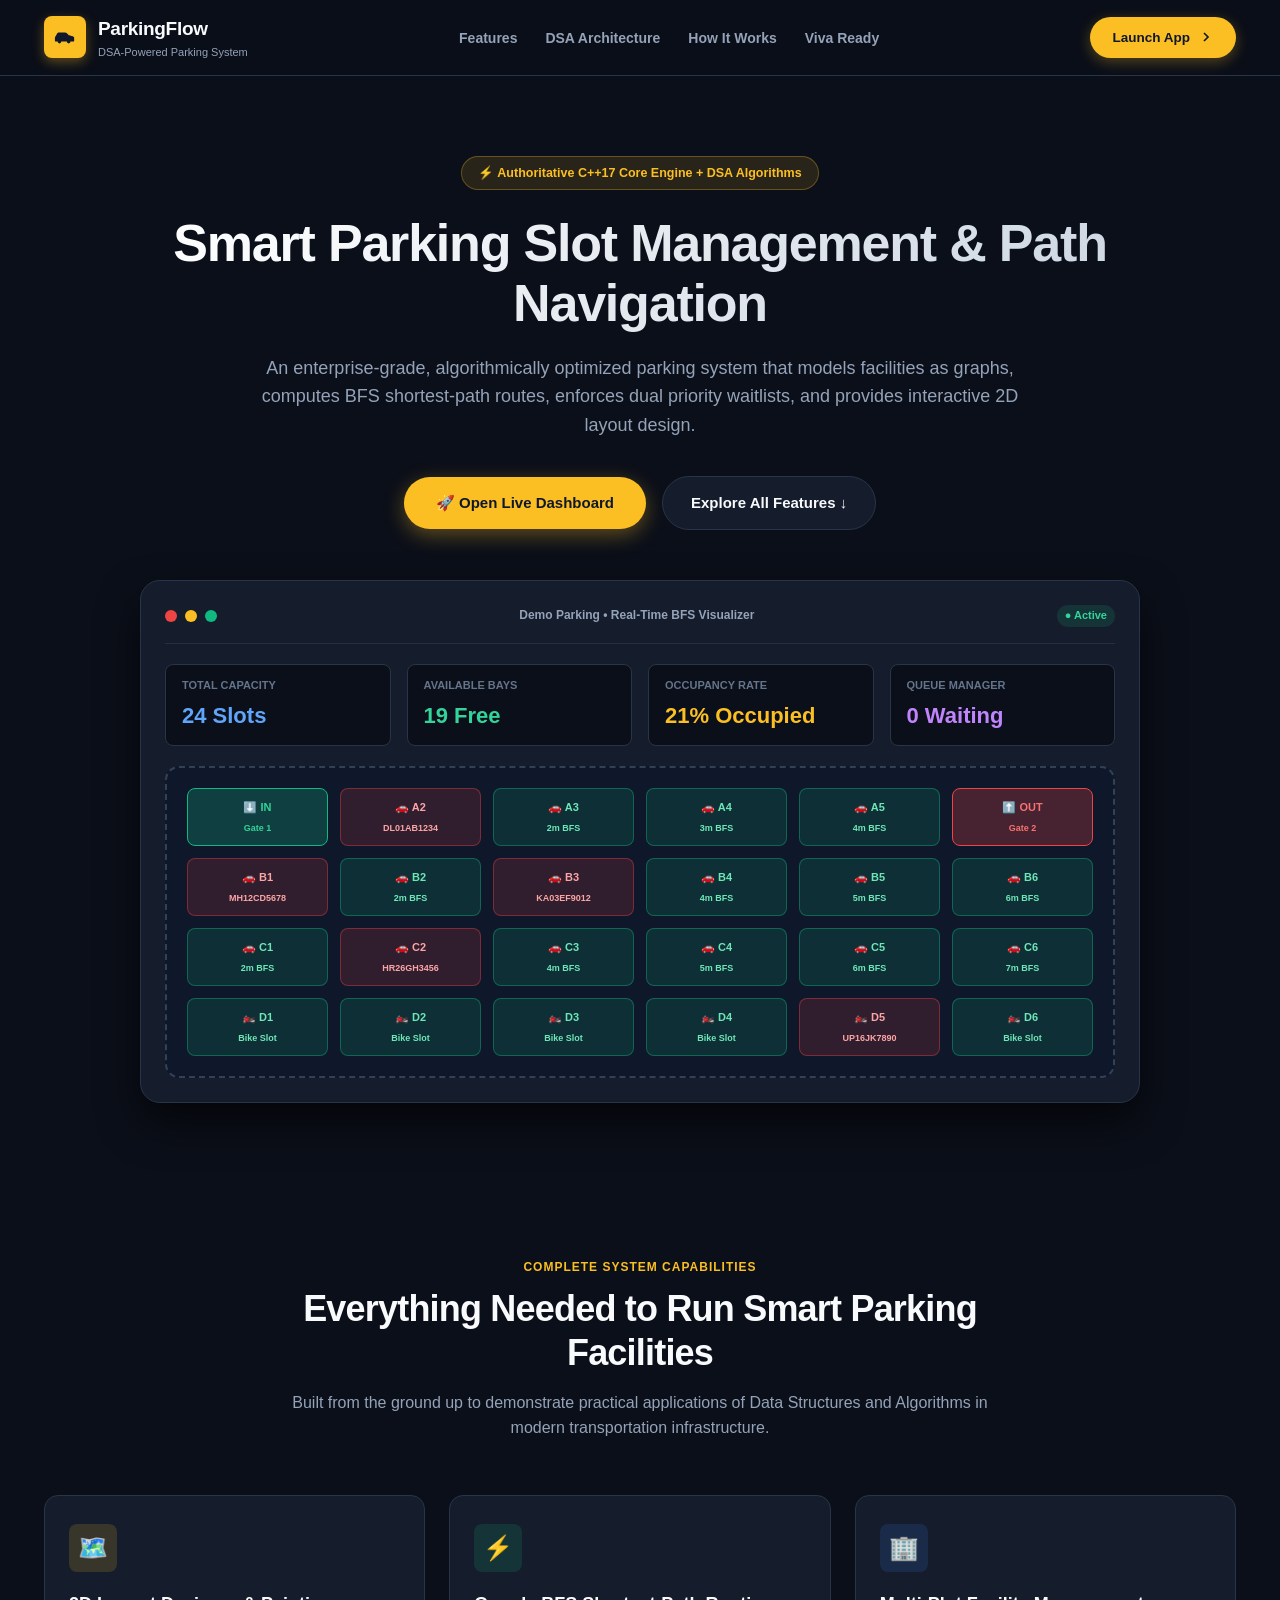
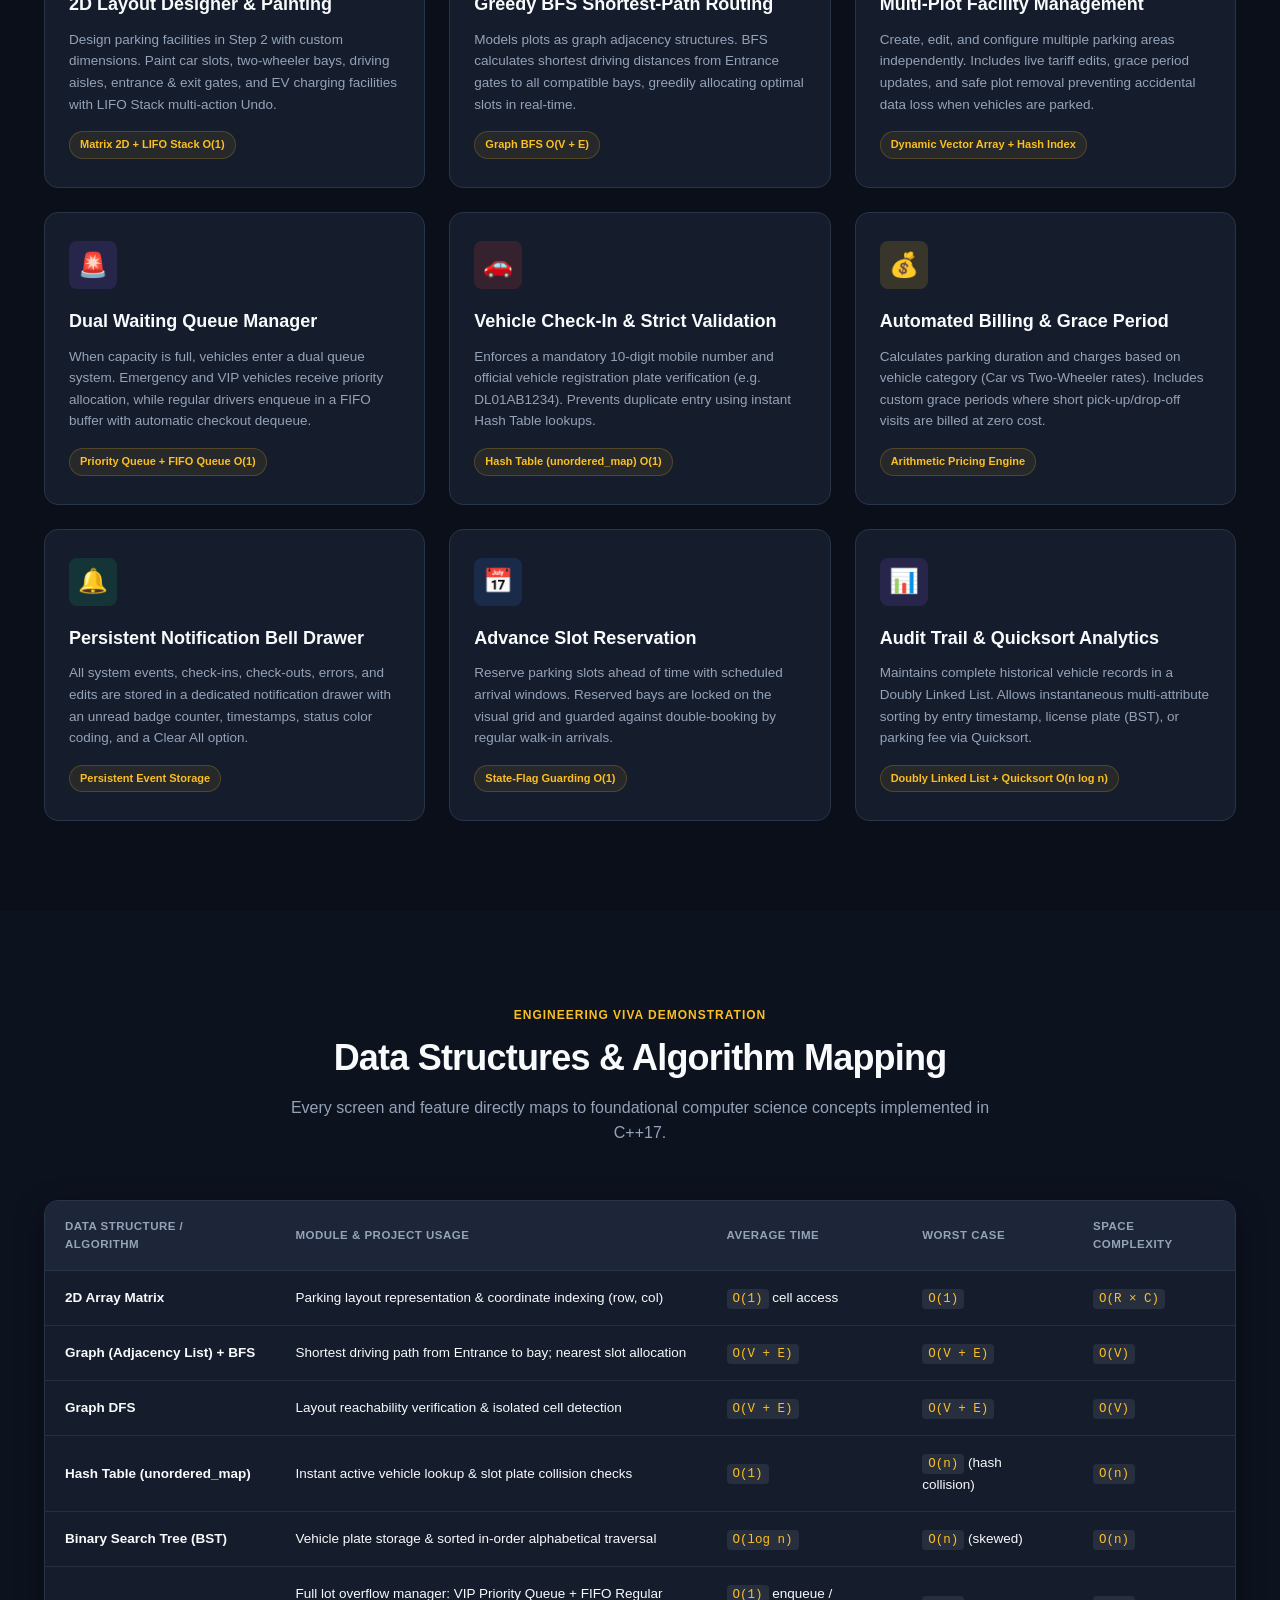
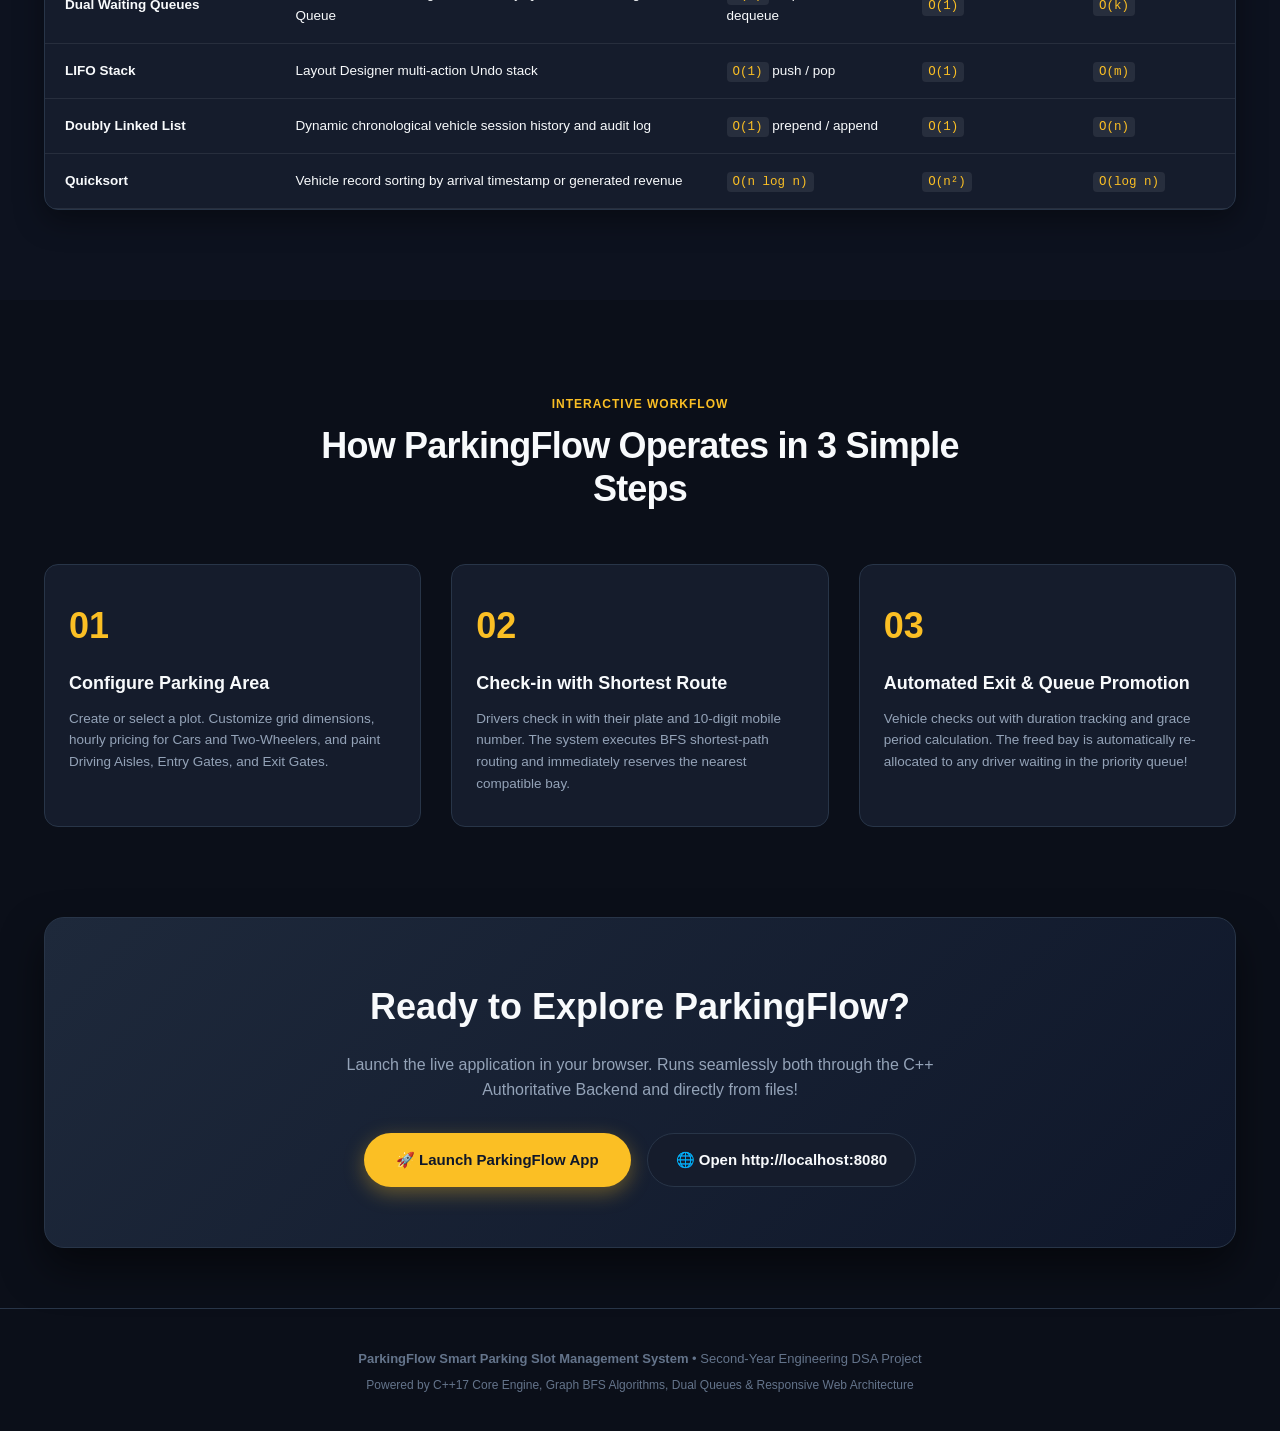
<file: index.html>
<!DOCTYPE html>
<html lang="en">
<head>
  <meta charset="UTF-8">
  <meta name="viewport" content="width=device-width, initial-scale=1.0">
  <title>ParkingFlow — Smart Parking Slot Management System</title>
  <link rel="icon" href="data:image/svg+xml,<svg xmlns='http://www.w3.org/2000/svg' viewBox='0 0 24 24' fill='%23fbbf24'><path d='M19 17h2c.6 0 1-.4 1-1v-3c0-.9-.7-1.7-1.5-1.9C18.7 10.6 16 10 16 10s-1.3-1.4-2.2-2.3c-.5-.4-1.1-.7-1.8-.7H5c-.6 0-1.1.4-1.4.9l-1.5 2.8C1.4 11.2 1 12 1 13v3c0 .6.4 1 1 1h2'/><circle cx='7' cy='17' r='2'/><path d='M9 17h6'/><circle cx='17' cy='17' r='2'/></svg>">
  <style>
    :root {
      --bg-dark: #0b0f19;
      --bg-card: #151c2c;
      --bg-card-hover: #1e293b;
      --border-color: #283548;
      --border-light: rgba(255, 255, 255, 0.08);
      --color-yellow: #fbbf24;
      --color-yellow-hover: #f59e0b;
      --color-blue: #3b82f6;
      --color-emerald: #10b981;
      --color-red: #ef4444;
      --color-purple: #8b5cf6;
      --text-main: #f8fafc;
      --text-secondary: #94a3b8;
      --text-muted: #64748b;
      --radius-sm: 8px;
      --radius-md: 14px;
      --radius-lg: 20px;
    }

    * { box-sizing: border-box; margin: 0; padding: 0; }

    body {
      font-family: -apple-system, BlinkMacSystemFont, "Segoe UI", Roboto, "Helvetica Neue", Arial, sans-serif;
      background-color: var(--bg-dark);
      color: var(--text-main);
      line-height: 1.6;
      overflow-x: hidden;
      -webkit-font-smoothing: antialiased;
    }

    /* Container */
    .container {
      width: 100%;
      max-width: 1240px;
      margin: 0 auto;
      padding: 0 24px;
    }

    /* Navigation */
    .navbar {
      height: 76px;
      display: flex;
      align-items: center;
      justify-content: space-between;
      border-bottom: 1px solid var(--border-color);
      background: rgba(11, 15, 25, 0.85);
      backdrop-filter: blur(12px);
      position: sticky;
      top: 0;
      z-index: 100;
    }

    .brand-wrap {
      display: flex;
      align-items: center;
      gap: 12px;
      text-decoration: none;
      color: var(--text-main);
    }

    .logo-badge {
      width: 42px;
      height: 42px;
      background: var(--color-yellow);
      border-radius: var(--radius-sm);
      display: flex;
      align-items: center;
      justify-content: center;
      color: #0f172a;
      box-shadow: 0 4px 12px rgba(251, 191, 36, 0.35);
    }

    .brand-text h1 {
      font-size: 19px;
      font-weight: 800;
      letter-spacing: -0.3px;
    }

    .brand-text p {
      font-size: 11px;
      color: var(--text-secondary);
      font-weight: 500;
    }

    .nav-links {
      display: flex;
      align-items: center;
      gap: 28px;
      list-style: none;
    }

    .nav-links a {
      color: var(--text-secondary);
      text-decoration: none;
      font-size: 14px;
      font-weight: 600;
      transition: color 0.2s;
    }

    .nav-links a:hover {
      color: var(--color-yellow);
    }

    .btn-launch {
      background: var(--color-yellow);
      color: #0f172a;
      padding: 10px 22px;
      border-radius: 999px;
      font-size: 13.5px;
      font-weight: 700;
      text-decoration: none;
      display: inline-flex;
      align-items: center;
      gap: 8px;
      transition: all 0.2s ease;
      box-shadow: 0 4px 14px rgba(251, 191, 36, 0.3);
    }

    .btn-launch:hover {
      background: var(--color-yellow-hover);
      transform: translateY(-1px);
      box-shadow: 0 6px 18px rgba(251, 191, 36, 0.4);
    }

    /* Hero Section */
    .hero-section {
      padding: 80px 0 60px;
      text-align: center;
      position: relative;
    }

    .hero-badge {
      display: inline-flex;
      align-items: center;
      gap: 8px;
      background: rgba(251, 191, 36, 0.12);
      border: 1px solid rgba(251, 191, 36, 0.3);
      color: var(--color-yellow);
      padding: 6px 16px;
      border-radius: 999px;
      font-size: 12.5px;
      font-weight: 700;
      margin-bottom: 24px;
    }

    .hero-title {
      font-size: 52px;
      font-weight: 900;
      letter-spacing: -1.2px;
      line-height: 1.15;
      max-width: 960px;
      margin: 0 auto 20px;
      background: linear-gradient(135deg, #ffffff 0%, #cbd5e1 100%);
      -webkit-background-clip: text;
      background-clip: text;
      -webkit-text-fill-color: transparent;
      color: transparent;
    }

    .hero-subtitle {
      font-size: 18px;
      color: var(--text-secondary);
      max-width: 760px;
      margin: 0 auto 36px;
      line-height: 1.6;
    }

    .hero-cta-row {
      display: flex;
      align-items: center;
      justify-content: center;
      gap: 16px;
      margin-bottom: 50px;
      flex-wrap: wrap;
    }

    .btn-hero-primary {
      background: var(--color-yellow);
      color: #0f172a;
      padding: 14px 32px;
      border-radius: 999px;
      font-size: 15px;
      font-weight: 800;
      text-decoration: none;
      display: inline-flex;
      align-items: center;
      gap: 10px;
      box-shadow: 0 6px 20px rgba(251, 191, 36, 0.35);
      transition: all 0.2s ease;
    }

    .btn-hero-primary:hover {
      background: var(--color-yellow-hover);
      transform: translateY(-2px);
      box-shadow: 0 10px 25px rgba(251, 191, 36, 0.45);
    }

    .btn-hero-secondary {
      background: var(--bg-card);
      color: var(--text-main);
      border: 1px solid var(--border-color);
      padding: 14px 28px;
      border-radius: 999px;
      font-size: 15px;
      font-weight: 700;
      text-decoration: none;
      display: inline-flex;
      align-items: center;
      gap: 8px;
      transition: all 0.2s ease;
    }

    .btn-hero-secondary:hover {
      background: var(--bg-card-hover);
      border-color: #3b82f6;
    }

    /* Hero Demo Mockup */
    .mockup-card {
      background: var(--bg-card);
      border: 1px solid var(--border-color);
      border-radius: var(--radius-lg);
      padding: 24px;
      box-shadow: 0 20px 40px rgba(0, 0, 0, 0.6);
      max-width: 1000px;
      margin: 0 auto;
    }

    .mockup-header {
      display: flex;
      align-items: center;
      justify-content: space-between;
      border-bottom: 1px solid var(--border-light);
      padding-bottom: 16px;
      margin-bottom: 20px;
    }

    .window-dots {
      display: flex;
      gap: 8px;
    }

    .dot {
      width: 12px;
      height: 12px;
      border-radius: 50%;
    }
    .dot.red { background: #ef4444; }
    .dot.yellow { background: #fbbf24; }
    .dot.green { background: #10b981; }

    .mockup-stats-bar {
      display: grid;
      grid-template-columns: repeat(4, 1fr);
      gap: 16px;
      margin-bottom: 20px;
    }

    .m-stat {
      background: var(--bg-dark);
      border: 1px solid var(--border-color);
      border-radius: var(--radius-sm);
      padding: 12px 16px;
      text-align: left;
    }

    .m-stat-title {
      font-size: 11px;
      color: var(--text-muted);
      font-weight: 600;
      text-transform: uppercase;
    }

    .m-stat-val {
      font-size: 22px;
      font-weight: 800;
      margin-top: 4px;
    }

    /* Live Preview Asphalt Grid Simulation */
    .lot-grid-preview {
      background: #0f172a;
      border: 2px dashed #334155;
      border-radius: var(--radius-md);
      padding: 20px;
      display: grid;
      grid-template-columns: repeat(6, 1fr);
      gap: 12px;
    }

    .preview-bay {
      background: rgba(30, 41, 59, 0.8);
      border: 1px solid #475569;
      border-radius: 8px;
      padding: 10px 6px;
      text-align: center;
      font-size: 11px;
      font-weight: 700;
      display: flex;
      flex-direction: column;
      align-items: center;
      gap: 4px;
    }

    .preview-bay.occupied {
      background: rgba(239, 68, 68, 0.15);
      border-color: rgba(239, 68, 68, 0.4);
      color: #fca5a5;
    }

    .preview-bay.available {
      background: rgba(16, 185, 129, 0.15);
      border-color: rgba(16, 185, 129, 0.4);
      color: #6ee7b7;
    }

    .preview-bay.gate-in {
      background: rgba(16, 185, 129, 0.25);
      border-color: #10b981;
      color: #34d399;
    }

    .preview-bay.gate-out {
      background: rgba(239, 68, 68, 0.25);
      border-color: #ef4444;
      color: #f87171;
    }

    /* Section Headers */
    .section-wrap {
      padding: 90px 0;
    }

    .section-header {
      text-align: center;
      max-width: 720px;
      margin: 0 auto 54px;
    }

    .section-tag {
      font-size: 12px;
      font-weight: 800;
      color: var(--color-yellow);
      text-transform: uppercase;
      letter-spacing: 1px;
      margin-bottom: 10px;
      display: inline-block;
    }

    .section-title {
      font-size: 36px;
      font-weight: 900;
      letter-spacing: -0.8px;
      margin-bottom: 16px;
      line-height: 1.2;
    }

    .section-desc {
      font-size: 16px;
      color: var(--text-secondary);
      line-height: 1.6;
    }

    /* Features Grid */
    .features-grid {
      display: grid;
      grid-template-columns: repeat(3, 1fr);
      gap: 24px;
    }

    .feature-card {
      background: var(--bg-card);
      border: 1px solid var(--border-color);
      border-radius: var(--radius-md);
      padding: 28px 24px;
      transition: all 0.25s ease;
      display: flex;
      flex-direction: column;
    }

    .feature-card:hover {
      background: var(--bg-card-hover);
      border-color: #3b82f6;
      transform: translateY(-4px);
      box-shadow: 0 12px 28px rgba(0, 0, 0, 0.4);
    }

    .f-icon-box {
      width: 48px;
      height: 48px;
      border-radius: var(--radius-sm);
      display: flex;
      align-items: center;
      justify-content: center;
      font-size: 24px;
      margin-bottom: 18px;
    }

    .f-icon-box.yellow { background: rgba(251, 191, 36, 0.15); color: var(--color-yellow); }
    .f-icon-box.blue { background: rgba(59, 130, 246, 0.15); color: var(--color-blue); }
    .f-icon-box.emerald { background: rgba(16, 185, 129, 0.15); color: var(--color-emerald); }
    .f-icon-box.purple { background: rgba(139, 92, 246, 0.15); color: var(--color-purple); }
    .f-icon-box.red { background: rgba(239, 68, 68, 0.15); color: var(--color-red); }

    .feature-title {
      font-size: 18px;
      font-weight: 800;
      margin-bottom: 10px;
      color: var(--text-main);
    }

    .feature-desc {
      font-size: 13.5px;
      color: var(--text-secondary);
      line-height: 1.6;
      margin-bottom: 16px;
      flex: 1;
    }

    .feature-dsa-tag {
      font-size: 11px;
      font-weight: 700;
      color: var(--color-yellow);
      background: rgba(251, 191, 36, 0.08);
      border: 1px solid rgba(251, 191, 36, 0.2);
      padding: 4px 10px;
      border-radius: 999px;
      display: inline-block;
      align-self: flex-start;
    }

    /* DSA Curriculum Architecture Table */
    .table-container {
      background: var(--bg-card);
      border: 1px solid var(--border-color);
      border-radius: var(--radius-md);
      overflow-x: auto;
      box-shadow: 0 10px 30px rgba(0,0,0,0.4);
    }

    .dsa-table {
      width: 100%;
      border-collapse: collapse;
      text-align: left;
      font-size: 13.5px;
    }

    .dsa-table th {
      background: rgba(30, 41, 59, 0.8);
      color: var(--text-secondary);
      font-weight: 700;
      text-transform: uppercase;
      font-size: 11.5px;
      letter-spacing: 0.5px;
      padding: 16px 20px;
      border-bottom: 1px solid var(--border-color);
    }

    .dsa-table td {
      padding: 16px 20px;
      border-bottom: 1px solid var(--border-light);
      color: var(--text-main);
    }

    .dsa-table tr:hover td {
      background: rgba(30, 41, 59, 0.4);
    }

    code {
      background: rgba(255, 255, 255, 0.08);
      color: var(--color-yellow);
      padding: 3px 6px;
      border-radius: 4px;
      font-family: monospace;
      font-size: 12.5px;
    }

    /* How it works steps */
    .steps-row {
      display: grid;
      grid-template-columns: repeat(3, 1fr);
      gap: 30px;
    }

    .step-box {
      background: var(--bg-card);
      border: 1px solid var(--border-color);
      border-radius: var(--radius-md);
      padding: 32px 24px;
      position: relative;
    }

    .step-number {
      font-size: 36px;
      font-weight: 900;
      color: var(--color-yellow);
      margin-bottom: 14px;
    }

    .step-title {
      font-size: 18px;
      font-weight: 800;
      margin-bottom: 10px;
    }

    .step-desc {
      font-size: 13.5px;
      color: var(--text-secondary);
      line-height: 1.6;
    }

    /* Footer CTA Banner */
    .cta-banner {
      background: linear-gradient(135deg, #1e293b 0%, #0f172a 100%);
      border: 1px solid var(--border-color);
      border-radius: var(--radius-lg);
      padding: 60px 40px;
      text-align: center;
      margin-bottom: 60px;
      box-shadow: 0 20px 40px rgba(0, 0, 0, 0.5);
    }

    .cta-banner h2 {
      font-size: 36px;
      font-weight: 900;
      margin-bottom: 16px;
    }

    .cta-banner p {
      font-size: 16px;
      color: var(--text-secondary);
      max-width: 600px;
      margin: 0 auto 30px;
    }

    /* Footer */
    footer {
      border-top: 1px solid var(--border-color);
      padding: 40px 0;
      text-align: center;
      font-size: 13px;
      color: var(--text-muted);
    }

    @media (max-width: 992px) {
      .hero-title { font-size: 38px; }
      .features-grid, .steps-row { grid-template-columns: 1fr; }
      .mockup-stats-bar { grid-template-columns: repeat(2, 1fr); }
      .lot-grid-preview { grid-template-columns: repeat(3, 1fr); }
      .nav-links { display: none; }
    }
  </style>
</head>
<body>

  <!-- ======================================================================
       HEADER / NAVBAR
       ====================================================================== -->
  <header class="navbar">
    <div class="container" style="display: flex; align-items: center; justify-content: space-between;">
      <a href="./public/index.html" class="brand-wrap">
        <div class="logo-badge">
          <svg viewBox="0 0 24 24" width="22" height="22" fill="currentColor">
            <path d="M19 17h2c.6 0 1-.4 1-1v-3c0-.9-.7-1.7-1.5-1.9C18.7 10.6 16 10 16 10s-1.3-1.4-2.2-2.3c-.5-.4-1.1-.7-1.8-.7H5c-.6 0-1.1.4-1.4.9l-1.5 2.8C1.4 11.2 1 12 1 13v3c0 .6.4 1 1 1h2a2 2 0 1 0 4 0h6a2 2 0 1 0 4 0z"/>
          </svg>
        </div>
        <div class="brand-text">
          <h1>ParkingFlow</h1>
          <p>DSA-Powered Parking System</p>
        </div>
      </a>

      <ul class="nav-links">
        <li><a href="#features">Features</a></li>
        <li><a href="#dsa-mapping">DSA Architecture</a></li>
        <li><a href="#how-it-works">How It Works</a></li>
        <li><a href="#viva-suite">Viva Ready</a></li>
      </ul>

      <a href="./public/index.html" class="btn-launch">
        <span>Launch App</span>
        <svg viewBox="0 0 24 24" width="16" height="16" fill="none" stroke="currentColor" stroke-width="2.5"><polyline points="9 18 15 12 9 6"/></svg>
      </a>
    </div>
  </header>

  <!-- ======================================================================
       HERO SECTION
       ====================================================================== -->
  <section class="hero-section">
    <div class="container">
      <div class="hero-badge">
        <span>⚡ Authoritative C++17 Core Engine + DSA Algorithms</span>
      </div>

      <h1 class="hero-title">
        Smart Parking Slot Management & Path Navigation
      </h1>

      <p class="hero-subtitle">
        An enterprise-grade, algorithmically optimized parking system that models facilities as graphs, computes BFS shortest-path routes, enforces dual priority waitlists, and provides interactive 2D layout design.
      </p>

      <div class="hero-cta-row">
        <a href="./public/index.html" class="btn-hero-primary">
          <span>🚀 Open Live Dashboard</span>
        </a>
        <a href="#features" class="btn-hero-secondary">
          <span>Explore All Features ↓</span>
        </a>
      </div>

      <!-- Live Interactive Mockup Card -->
      <div class="mockup-card">
        <div class="mockup-header">
          <div class="window-dots">
            <span class="dot red"></span>
            <span class="dot yellow"></span>
            <span class="dot green"></span>
          </div>
          <span style="font-size: 12px; font-weight: 700; color: var(--text-secondary);">Demo Parking • Real-Time BFS Visualizer</span>
          <span style="font-size: 11px; background: rgba(16,185,129,0.15); color: #34d399; padding: 2px 8px; border-radius: 999px; font-weight: 700;">● Active</span>
        </div>

        <div class="mockup-stats-bar">
          <div class="m-stat">
            <div class="m-stat-title">Total Capacity</div>
            <div class="m-stat-val" style="color: #60a5fa;">24 Slots</div>
          </div>
          <div class="m-stat">
            <div class="m-stat-title">Available Bays</div>
            <div class="m-stat-val" style="color: #34d399;">19 Free</div>
          </div>
          <div class="m-stat">
            <div class="m-stat-title">Occupancy Rate</div>
            <div class="m-stat-val" style="color: #fbbf24;">21% Occupied</div>
          </div>
          <div class="m-stat">
            <div class="m-stat-title">Queue Manager</div>
            <div class="m-stat-val" style="color: #c084fc;">0 Waiting</div>
          </div>
        </div>

        <div class="lot-grid-preview">
          <div class="preview-bay gate-in"><span>⬇️ IN</span><span style="font-size: 9px;">Gate 1</span></div>
          <div class="preview-bay occupied"><span>🚗 A2</span><span style="font-size: 9px;">DL01AB1234</span></div>
          <div class="preview-bay available"><span>🚗 A3</span><span style="font-size: 9px;">2m BFS</span></div>
          <div class="preview-bay available"><span>🚗 A4</span><span style="font-size: 9px;">3m BFS</span></div>
          <div class="preview-bay available"><span>🚗 A5</span><span style="font-size: 9px;">4m BFS</span></div>
          <div class="preview-bay gate-out"><span>⬆️ OUT</span><span style="font-size: 9px;">Gate 2</span></div>

          <div class="preview-bay occupied"><span>🚗 B1</span><span style="font-size: 9px;">MH12CD5678</span></div>
          <div class="preview-bay available"><span>🚗 B2</span><span style="font-size: 9px;">2m BFS</span></div>
          <div class="preview-bay occupied"><span>🚗 B3</span><span style="font-size: 9px;">KA03EF9012</span></div>
          <div class="preview-bay available"><span>🚗 B4</span><span style="font-size: 9px;">4m BFS</span></div>
          <div class="preview-bay available"><span>🚗 B5</span><span style="font-size: 9px;">5m BFS</span></div>
          <div class="preview-bay available"><span>🚗 B6</span><span style="font-size: 9px;">6m BFS</span></div>

          <div class="preview-bay available"><span>🚗 C1</span><span style="font-size: 9px;">2m BFS</span></div>
          <div class="preview-bay occupied"><span>🚗 C2</span><span style="font-size: 9px;">HR26GH3456</span></div>
          <div class="preview-bay available"><span>🚗 C3</span><span style="font-size: 9px;">4m BFS</span></div>
          <div class="preview-bay available"><span>🚗 C4</span><span style="font-size: 9px;">5m BFS</span></div>
          <div class="preview-bay available"><span>🚗 C5</span><span style="font-size: 9px;">6m BFS</span></div>
          <div class="preview-bay available"><span>🚗 C6</span><span style="font-size: 9px;">7m BFS</span></div>

          <div class="preview-bay available"><span>🏍️ D1</span><span style="font-size: 9px;">Bike Slot</span></div>
          <div class="preview-bay available"><span>🏍️ D2</span><span style="font-size: 9px;">Bike Slot</span></div>
          <div class="preview-bay available"><span>🏍️ D3</span><span style="font-size: 9px;">Bike Slot</span></div>
          <div class="preview-bay available"><span>🏍️ D4</span><span style="font-size: 9px;">Bike Slot</span></div>
          <div class="preview-bay occupied"><span>🏍️ D5</span><span style="font-size: 9px;">UP16JK7890</span></div>
          <div class="preview-bay available"><span>🏍️ D6</span><span style="font-size: 9px;">Bike Slot</span></div>
        </div>
      </div>
    </div>
  </section>

  <!-- ======================================================================
       FEATURES SECTION (ALL PROJECT FEATURES SHOWCASE)
       ====================================================================== -->
  <section class="section-wrap" id="features">
    <div class="container">
      <div class="section-header">
        <span class="section-tag">Complete System Capabilities</span>
        <h2 class="section-title">Everything Needed to Run Smart Parking Facilities</h2>
        <p class="section-desc">
          Built from the ground up to demonstrate practical applications of Data Structures and Algorithms in modern transportation infrastructure.
        </p>
      </div>

      <div class="features-grid">
        <!-- Feature 1 -->
        <div class="feature-card">
          <div class="f-icon-box yellow">🗺️</div>
          <h3 class="feature-title">2D Layout Designer & Painting</h3>
          <p class="feature-desc">
            Design parking facilities in Step 2 with custom dimensions. Paint car slots, two-wheeler bays, driving aisles, entrance & exit gates, and EV charging facilities with LIFO Stack multi-action Undo.
          </p>
          <span class="feature-dsa-tag">Matrix 2D + LIFO Stack O(1)</span>
        </div>

        <!-- Feature 2 -->
        <div class="feature-card">
          <div class="f-icon-box emerald">⚡</div>
          <h3 class="feature-title">Greedy BFS Shortest-Path Routing</h3>
          <p class="feature-desc">
            Models plots as graph adjacency structures. BFS calculates shortest driving distances from Entrance gates to all compatible bays, greedily allocating optimal slots in real-time.
          </p>
          <span class="feature-dsa-tag">Graph BFS O(V + E)</span>
        </div>

        <!-- Feature 3 -->
        <div class="feature-card">
          <div class="f-icon-box blue">🏢</div>
          <h3 class="feature-title">Multi-Plot Facility Management</h3>
          <p class="feature-desc">
            Create, edit, and configure multiple parking areas independently. Includes live tariff edits, grace period updates, and safe plot removal preventing accidental data loss when vehicles are parked.
          </p>
          <span class="feature-dsa-tag">Dynamic Vector Array + Hash Index</span>
        </div>

        <!-- Feature 4 -->
        <div class="feature-card">
          <div class="f-icon-box purple">🚨</div>
          <h3 class="feature-title">Dual Waiting Queue Manager</h3>
          <p class="feature-desc">
            When capacity is full, vehicles enter a dual queue system. Emergency and VIP vehicles receive priority allocation, while regular drivers enqueue in a FIFO buffer with automatic checkout dequeue.
          </p>
          <span class="feature-dsa-tag">Priority Queue + FIFO Queue O(1)</span>
        </div>

        <!-- Feature 5 -->
        <div class="feature-card">
          <div class="f-icon-box red">🚗</div>
          <h3 class="feature-title">Vehicle Check-In & Strict Validation</h3>
          <p class="feature-desc">
            Enforces a mandatory 10-digit mobile number and official vehicle registration plate verification (e.g. DL01AB1234). Prevents duplicate entry using instant Hash Table lookups.
          </p>
          <span class="feature-dsa-tag">Hash Table (unordered_map) O(1)</span>
        </div>

        <!-- Feature 6 -->
        <div class="feature-card">
          <div class="f-icon-box yellow">💰</div>
          <h3 class="feature-title">Automated Billing & Grace Period</h3>
          <p class="feature-desc">
            Calculates parking duration and charges based on vehicle category (Car vs Two-Wheeler rates). Includes custom grace periods where short pick-up/drop-off visits are billed at zero cost.
          </p>
          <span class="feature-dsa-tag">Arithmetic Pricing Engine</span>
        </div>

        <!-- Feature 7 -->
        <div class="feature-card">
          <div class="f-icon-box emerald">🔔</div>
          <h3 class="feature-title">Persistent Notification Bell Drawer</h3>
          <p class="feature-desc">
            All system events, check-ins, check-outs, errors, and edits are stored in a dedicated notification drawer with an unread badge counter, timestamps, status color coding, and a Clear All option.
          </p>
          <span class="feature-dsa-tag">Persistent Event Storage</span>
        </div>

        <!-- Feature 8 -->
        <div class="feature-card">
          <div class="f-icon-box blue">📅</div>
          <h3 class="feature-title">Advance Slot Reservation</h3>
          <p class="feature-desc">
            Reserve parking slots ahead of time with scheduled arrival windows. Reserved bays are locked on the visual grid and guarded against double-booking by regular walk-in arrivals.
          </p>
          <span class="feature-dsa-tag">State-Flag Guarding O(1)</span>
        </div>

        <!-- Feature 9 -->
        <div class="feature-card">
          <div class="f-icon-box purple">📊</div>
          <h3 class="feature-title">Audit Trail & Quicksort Analytics</h3>
          <p class="feature-desc">
            Maintains complete historical vehicle records in a Doubly Linked List. Allows instantaneous multi-attribute sorting by entry timestamp, license plate (BST), or parking fee via Quicksort.
          </p>
          <span class="feature-dsa-tag">Doubly Linked List + Quicksort O(n log n)</span>
        </div>
      </div>
    </div>
  </section>

  <!-- ======================================================================
       DSA CURRICULUM MAPPING SECTION (COLLEGE VIVA HIGHLIGHT)
       ====================================================================== -->
  <section class="section-wrap" id="dsa-mapping" style="background: rgba(15, 23, 42, 0.4);">
    <div class="container">
      <div class="section-header">
        <span class="section-tag">Engineering Viva Demonstration</span>
        <h2 class="section-title">Data Structures & Algorithm Mapping</h2>
        <p class="section-desc">
          Every screen and feature directly maps to foundational computer science concepts implemented in C++17.
        </p>
      </div>

      <div class="table-container">
        <table class="dsa-table">
          <thead>
            <tr>
              <th>Data Structure / Algorithm</th>
              <th>Module & Project Usage</th>
              <th>Average Time</th>
              <th>Worst Case</th>
              <th>Space Complexity</th>
            </tr>
          </thead>
          <tbody>
            <tr>
              <td><strong>2D Array Matrix</strong></td>
              <td>Parking layout representation & coordinate indexing (row, col)</td>
              <td><code>O(1)</code> cell access</td>
              <td><code>O(1)</code></td>
              <td><code>O(R × C)</code></td>
            </tr>
            <tr>
              <td><strong>Graph (Adjacency List) + BFS</strong></td>
              <td>Shortest driving path from Entrance to bay; nearest slot allocation</td>
              <td><code>O(V + E)</code></td>
              <td><code>O(V + E)</code></td>
              <td><code>O(V)</code></td>
            </tr>
            <tr>
              <td><strong>Graph DFS</strong></td>
              <td>Layout reachability verification & isolated cell detection</td>
              <td><code>O(V + E)</code></td>
              <td><code>O(V + E)</code></td>
              <td><code>O(V)</code></td>
            </tr>
            <tr>
              <td><strong>Hash Table (unordered_map)</strong></td>
              <td>Instant active vehicle lookup & slot plate collision checks</td>
              <td><code>O(1)</code></td>
              <td><code>O(n)</code> (hash collision)</td>
              <td><code>O(n)</code></td>
            </tr>
            <tr>
              <td><strong>Binary Search Tree (BST)</strong></td>
              <td>Vehicle plate storage & sorted in-order alphabetical traversal</td>
              <td><code>O(log n)</code></td>
              <td><code>O(n)</code> (skewed)</td>
              <td><code>O(n)</code></td>
            </tr>
            <tr>
              <td><strong>Dual Waiting Queues</strong></td>
              <td>Full lot overflow manager: VIP Priority Queue + FIFO Regular Queue</td>
              <td><code>O(1)</code> enqueue / dequeue</td>
              <td><code>O(1)</code></td>
              <td><code>O(k)</code></td>
            </tr>
            <tr>
              <td><strong>LIFO Stack</strong></td>
              <td>Layout Designer multi-action Undo stack</td>
              <td><code>O(1)</code> push / pop</td>
              <td><code>O(1)</code></td>
              <td><code>O(m)</code></td>
            </tr>
            <tr>
              <td><strong>Doubly Linked List</strong></td>
              <td>Dynamic chronological vehicle session history and audit log</td>
              <td><code>O(1)</code> prepend / append</td>
              <td><code>O(1)</code></td>
              <td><code>O(n)</code></td>
            </tr>
            <tr>
              <td><strong>Quicksort</strong></td>
              <td>Vehicle record sorting by arrival timestamp or generated revenue</td>
              <td><code>O(n log n)</code></td>
              <td><code>O(n²)</code></td>
              <td><code>O(log n)</code></td>
            </tr>
          </tbody>
        </table>
      </div>
    </div>
  </section>

  <!-- ======================================================================
       HOW IT WORKS SECTION
       ====================================================================== -->
  <section class="section-wrap" id="how-it-works">
    <div class="container">
      <div class="section-header">
        <span class="section-tag">Interactive Workflow</span>
        <h2 class="section-title">How ParkingFlow Operates in 3 Simple Steps</h2>
      </div>

      <div class="steps-row">
        <div class="step-box">
          <div class="step-number">01</div>
          <h3 class="step-title">Configure Parking Area</h3>
          <p class="step-desc">
            Create or select a plot. Customize grid dimensions, hourly pricing for Cars and Two-Wheelers, and paint Driving Aisles, Entry Gates, and Exit Gates.
          </p>
        </div>

        <div class="step-box">
          <div class="step-number">02</div>
          <h3 class="step-title">Check-in with Shortest Route</h3>
          <p class="step-desc">
            Drivers check in with their plate and 10-digit mobile number. The system executes BFS shortest-path routing and immediately reserves the nearest compatible bay.
          </p>
        </div>

        <div class="step-box">
          <div class="step-number">03</div>
          <h3 class="step-title">Automated Exit & Queue Promotion</h3>
          <p class="step-desc">
            Vehicle checks out with duration tracking and grace period calculation. The freed bay is automatically re-allocated to any driver waiting in the priority queue!
          </p>
        </div>
      </div>
    </div>
  </section>

  <!-- ======================================================================
       BOTTOM CTA BANNER
       ====================================================================== -->
  <section class="container" id="viva-suite">
    <div class="cta-banner">
      <h2>Ready to Explore ParkingFlow?</h2>
      <p>
        Launch the live application in your browser. Runs seamlessly both through the C++ Authoritative Backend and directly from files!
      </p>
      <div style="display: flex; gap: 16px; justify-content: center; flex-wrap: wrap;">
        <a href="./public/index.html" class="btn-hero-primary">
          <span>🚀 Launch ParkingFlow App</span>
        </a>
        <a href="http://localhost:8080" class="btn-hero-secondary">
          <span>🌐 Open http://localhost:8080</span>
        </a>
      </div>
    </div>
  </section>

  <!-- ======================================================================
       FOOTER
       ====================================================================== -->
  <footer>
    <div class="container">
      <p><strong>ParkingFlow Smart Parking Slot Management System</strong> • Second-Year Engineering DSA Project</p>
      <p style="margin-top: 6px; font-size: 12px; color: var(--text-muted);">
        Powered by C++17 Core Engine, Graph BFS Algorithms, Dual Queues & Responsive Web Architecture
      </p>
    </div>
  </footer>

</body>
</html>
</file>
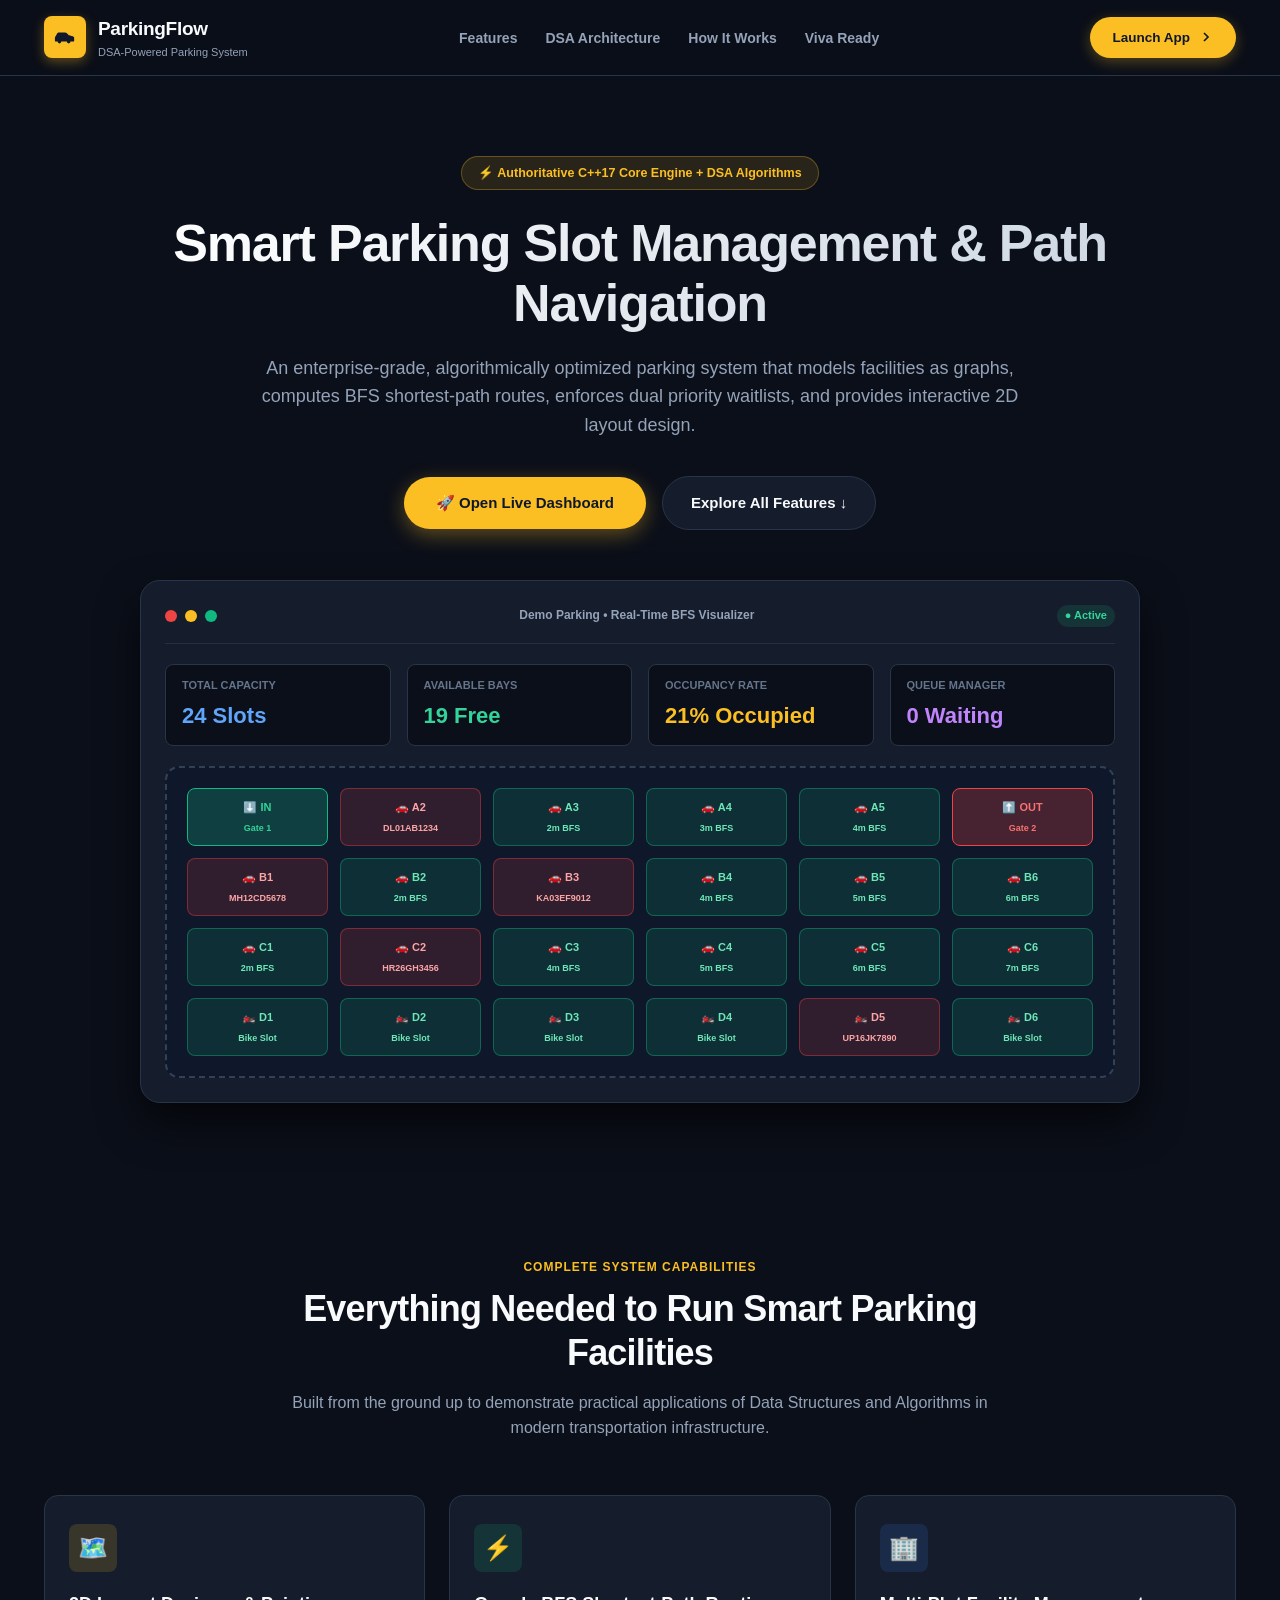
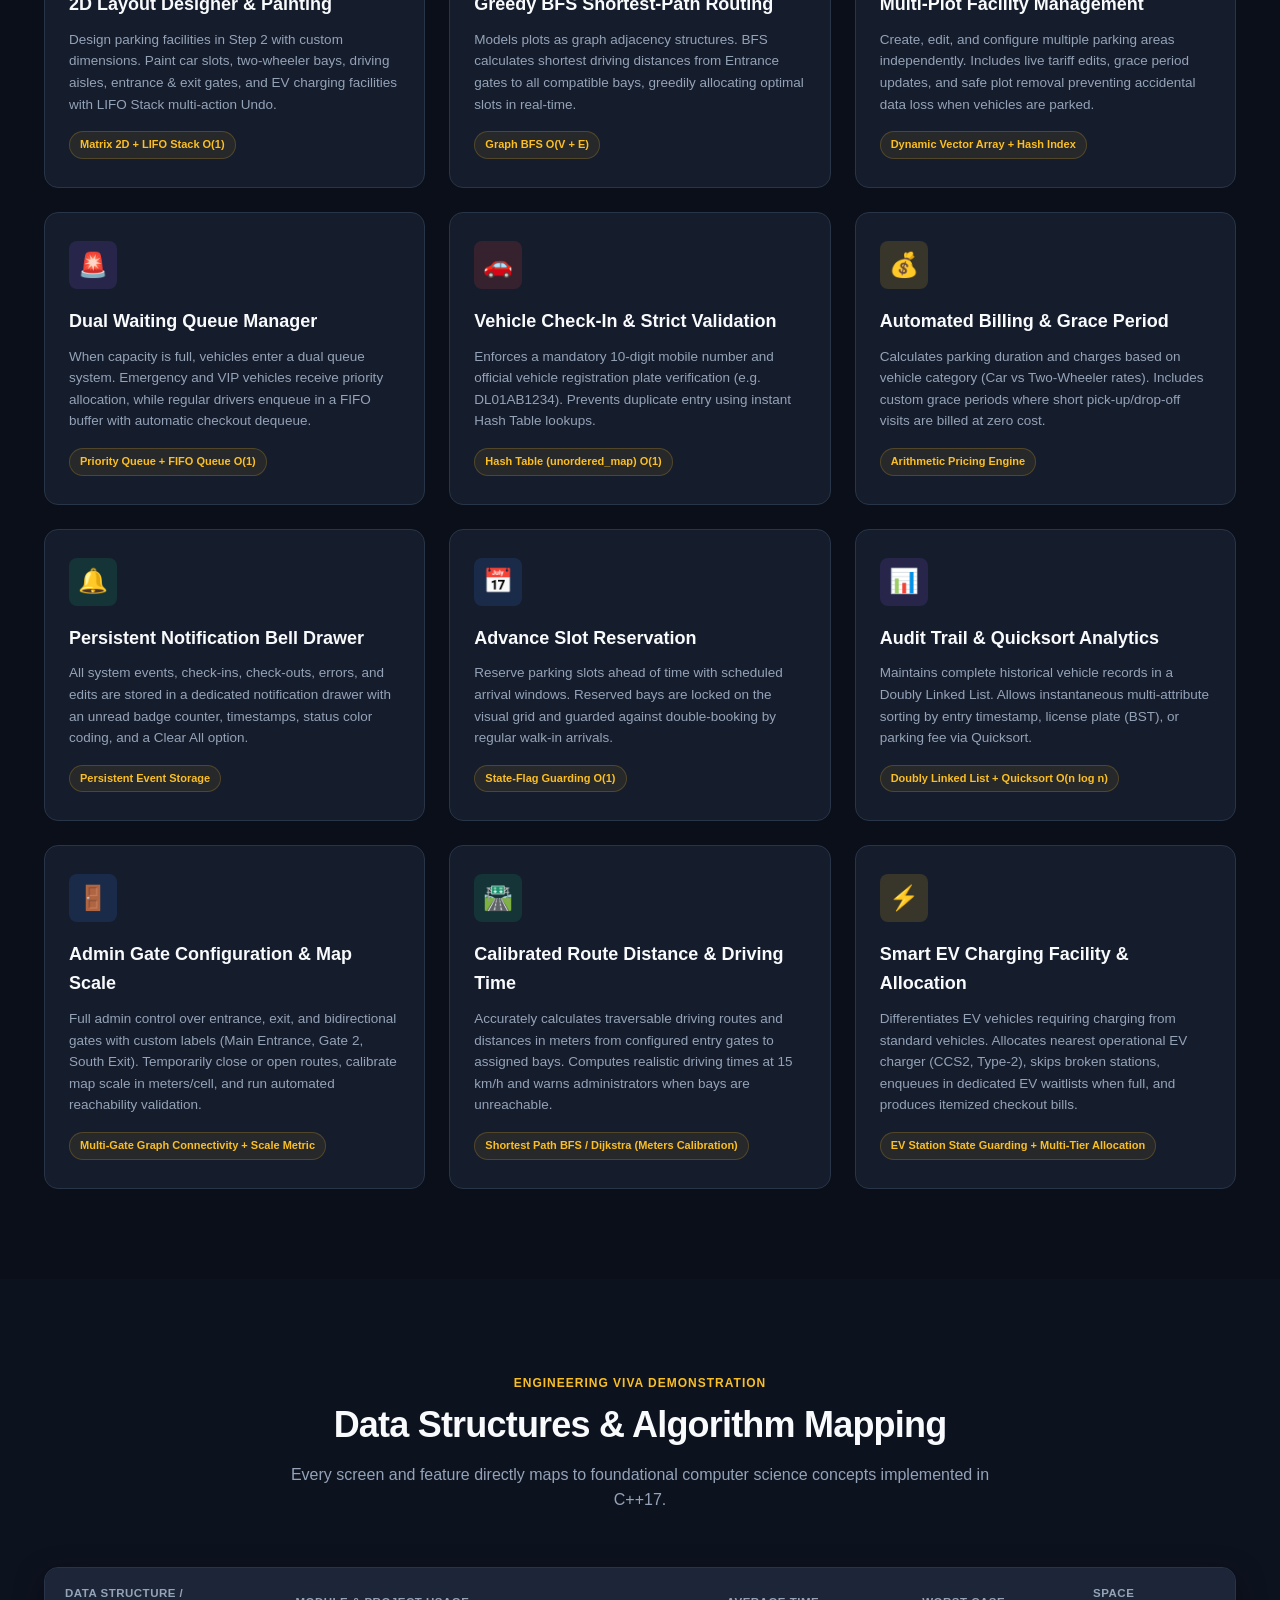
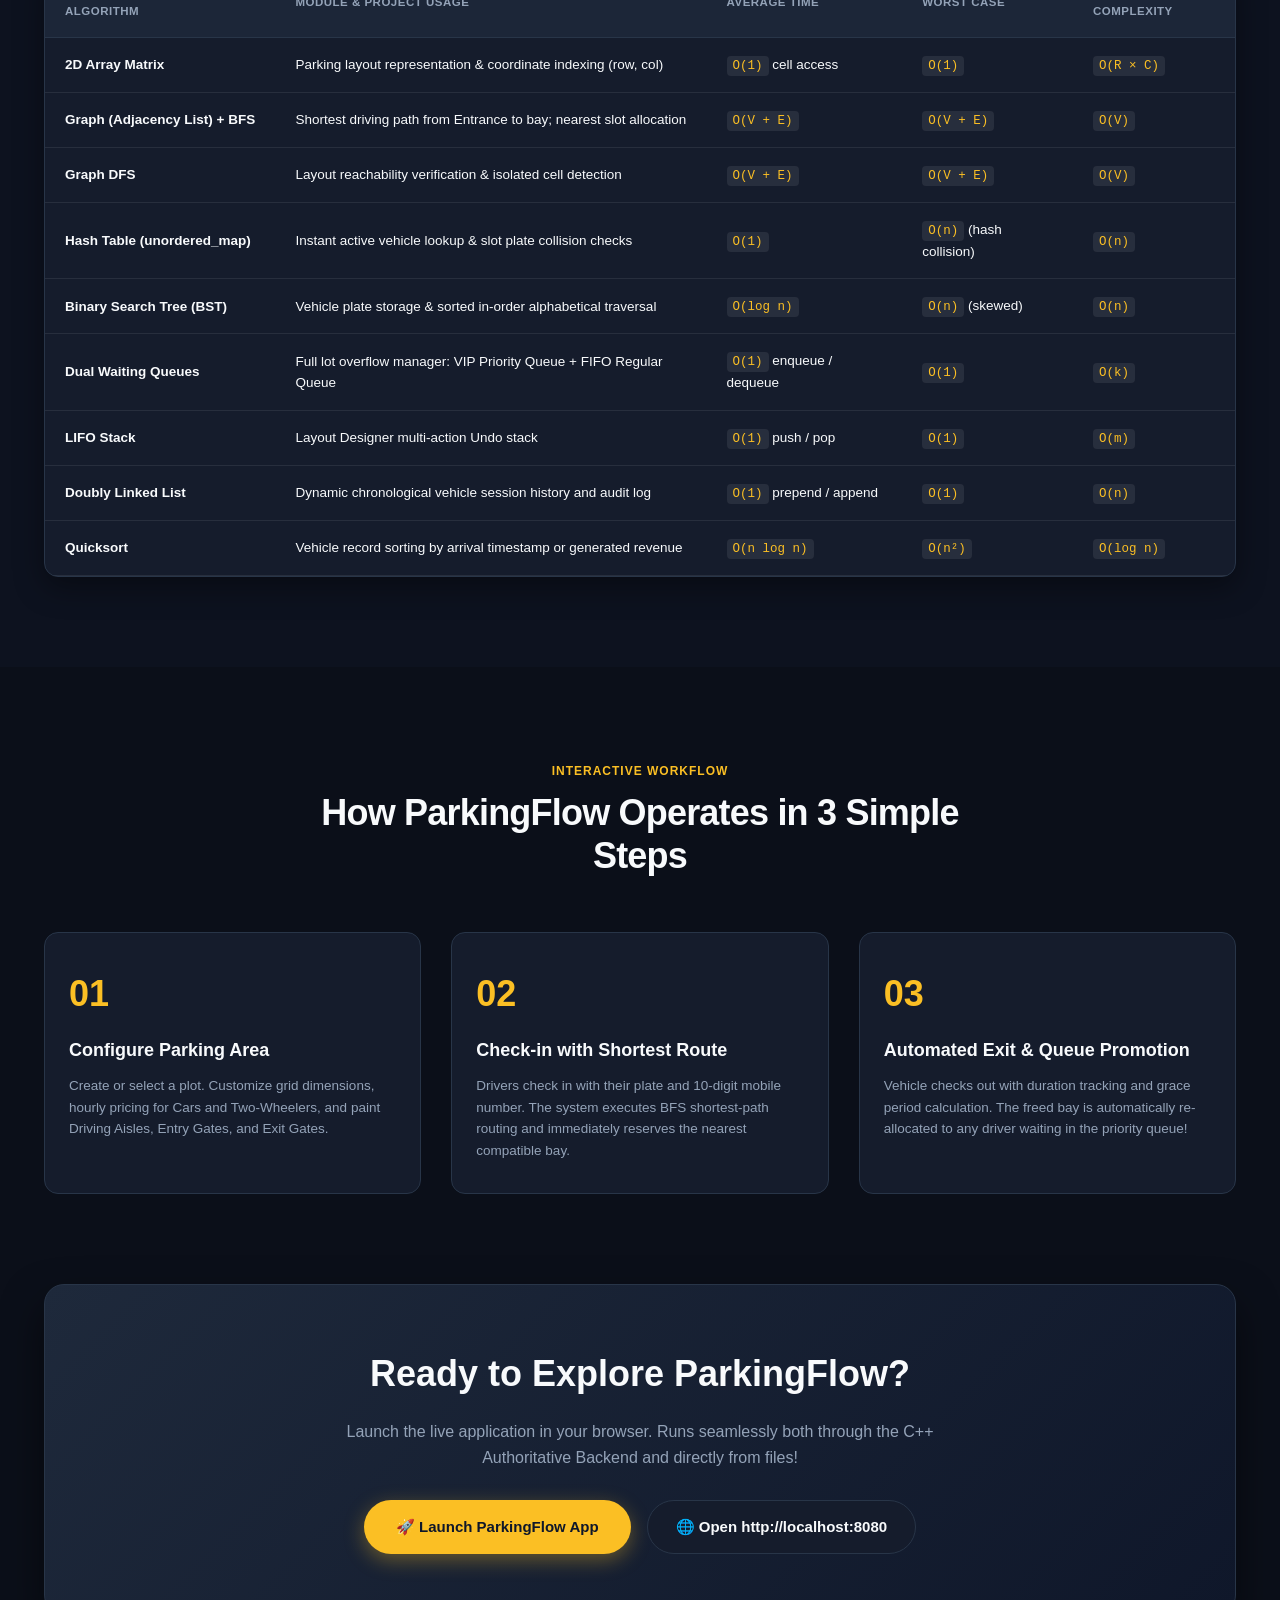
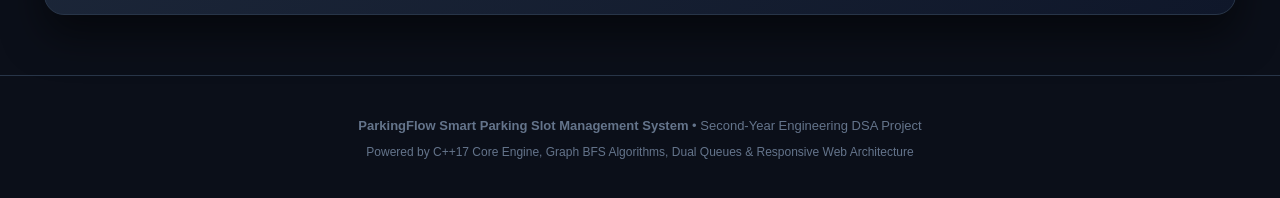
<file: public/landing.html>
<!DOCTYPE html>
<html lang="en">
<head>
  <meta charset="UTF-8">
  <meta name="viewport" content="width=device-width, initial-scale=1.0">
  <title>ParkingFlow — Smart Parking Slot Management System</title>
  <link rel="icon" href="data:image/svg+xml,<svg xmlns='http://www.w3.org/2000/svg' viewBox='0 0 24 24' fill='%23fbbf24'><path d='M19 17h2c.6 0 1-.4 1-1v-3c0-.9-.7-1.7-1.5-1.9C18.7 10.6 16 10 16 10s-1.3-1.4-2.2-2.3c-.5-.4-1.1-.7-1.8-.7H5c-.6 0-1.1.4-1.4.9l-1.5 2.8C1.4 11.2 1 12 1 13v3c0 .6.4 1 1 1h2'/><circle cx='7' cy='17' r='2'/><path d='M9 17h6'/><circle cx='17' cy='17' r='2'/></svg>">
  <style>
    :root {
      --bg-dark: #0b0f19;
      --bg-card: #151c2c;
      --bg-card-hover: #1e293b;
      --border-color: #283548;
      --border-light: rgba(255, 255, 255, 0.08);
      --color-yellow: #fbbf24;
      --color-yellow-hover: #f59e0b;
      --color-blue: #3b82f6;
      --color-emerald: #10b981;
      --color-red: #ef4444;
      --color-purple: #8b5cf6;
      --text-main: #f8fafc;
      --text-secondary: #94a3b8;
      --text-muted: #64748b;
      --radius-sm: 8px;
      --radius-md: 14px;
      --radius-lg: 20px;
    }

    * { box-sizing: border-box; margin: 0; padding: 0; }

    body {
      font-family: -apple-system, BlinkMacSystemFont, "Segoe UI", Roboto, "Helvetica Neue", Arial, sans-serif;
      background-color: var(--bg-dark);
      color: var(--text-main);
      line-height: 1.6;
      overflow-x: hidden;
      -webkit-font-smoothing: antialiased;
    }

    /* Container */
    .container {
      width: 100%;
      max-width: 1240px;
      margin: 0 auto;
      padding: 0 24px;
    }

    /* Navigation */
    .navbar {
      height: 76px;
      display: flex;
      align-items: center;
      justify-content: space-between;
      border-bottom: 1px solid var(--border-color);
      background: rgba(11, 15, 25, 0.85);
      backdrop-filter: blur(12px);
      position: sticky;
      top: 0;
      z-index: 100;
    }

    .brand-wrap {
      display: flex;
      align-items: center;
      gap: 12px;
      text-decoration: none;
      color: var(--text-main);
    }

    .logo-badge {
      width: 42px;
      height: 42px;
      background: var(--color-yellow);
      border-radius: var(--radius-sm);
      display: flex;
      align-items: center;
      justify-content: center;
      color: #0f172a;
      box-shadow: 0 4px 12px rgba(251, 191, 36, 0.35);
    }

    .brand-text h1 {
      font-size: 19px;
      font-weight: 800;
      letter-spacing: -0.3px;
    }

    .brand-text p {
      font-size: 11px;
      color: var(--text-secondary);
      font-weight: 500;
    }

    .nav-links {
      display: flex;
      align-items: center;
      gap: 28px;
      list-style: none;
    }

    .nav-links a {
      color: var(--text-secondary);
      text-decoration: none;
      font-size: 14px;
      font-weight: 600;
      transition: color 0.2s;
    }

    .nav-links a:hover {
      color: var(--color-yellow);
    }

    .btn-launch {
      background: var(--color-yellow);
      color: #0f172a;
      padding: 10px 22px;
      border-radius: 999px;
      font-size: 13.5px;
      font-weight: 700;
      text-decoration: none;
      display: inline-flex;
      align-items: center;
      gap: 8px;
      transition: all 0.2s ease;
      box-shadow: 0 4px 14px rgba(251, 191, 36, 0.3);
    }

    .btn-launch:hover {
      background: var(--color-yellow-hover);
      transform: translateY(-1px);
      box-shadow: 0 6px 18px rgba(251, 191, 36, 0.4);
    }

    /* Hero Section */
    .hero-section {
      padding: 80px 0 60px;
      text-align: center;
      position: relative;
    }

    .hero-badge {
      display: inline-flex;
      align-items: center;
      gap: 8px;
      background: rgba(251, 191, 36, 0.12);
      border: 1px solid rgba(251, 191, 36, 0.3);
      color: var(--color-yellow);
      padding: 6px 16px;
      border-radius: 999px;
      font-size: 12.5px;
      font-weight: 700;
      margin-bottom: 24px;
    }

    .hero-title {
      font-size: 52px;
      font-weight: 900;
      letter-spacing: -1.2px;
      line-height: 1.15;
      max-width: 960px;
      margin: 0 auto 20px;
      background: linear-gradient(135deg, #ffffff 0%, #cbd5e1 100%);
      -webkit-background-clip: text;
      -webkit-text-fill-color: transparent;
    }

    .hero-subtitle {
      font-size: 18px;
      color: var(--text-secondary);
      max-width: 760px;
      margin: 0 auto 36px;
      line-height: 1.6;
    }

    .hero-cta-row {
      display: flex;
      align-items: center;
      justify-content: center;
      gap: 16px;
      margin-bottom: 50px;
      flex-wrap: wrap;
    }

    .btn-hero-primary {
      background: var(--color-yellow);
      color: #0f172a;
      padding: 14px 32px;
      border-radius: 999px;
      font-size: 15px;
      font-weight: 800;
      text-decoration: none;
      display: inline-flex;
      align-items: center;
      gap: 10px;
      box-shadow: 0 6px 20px rgba(251, 191, 36, 0.35);
      transition: all 0.2s ease;
    }

    .btn-hero-primary:hover {
      background: var(--color-yellow-hover);
      transform: translateY(-2px);
      box-shadow: 0 10px 25px rgba(251, 191, 36, 0.45);
    }

    .btn-hero-secondary {
      background: var(--bg-card);
      color: var(--text-main);
      border: 1px solid var(--border-color);
      padding: 14px 28px;
      border-radius: 999px;
      font-size: 15px;
      font-weight: 700;
      text-decoration: none;
      display: inline-flex;
      align-items: center;
      gap: 8px;
      transition: all 0.2s ease;
    }

    .btn-hero-secondary:hover {
      background: var(--bg-card-hover);
      border-color: #3b82f6;
    }

    /* Hero Demo Mockup */
    .mockup-card {
      background: var(--bg-card);
      border: 1px solid var(--border-color);
      border-radius: var(--radius-lg);
      padding: 24px;
      box-shadow: 0 20px 40px rgba(0, 0, 0, 0.6);
      max-width: 1000px;
      margin: 0 auto;
    }

    .mockup-header {
      display: flex;
      align-items: center;
      justify-content: space-between;
      border-bottom: 1px solid var(--border-light);
      padding-bottom: 16px;
      margin-bottom: 20px;
    }

    .window-dots {
      display: flex;
      gap: 8px;
    }

    .dot {
      width: 12px;
      height: 12px;
      border-radius: 50%;
    }
    .dot.red { background: #ef4444; }
    .dot.yellow { background: #fbbf24; }
    .dot.green { background: #10b981; }

    .mockup-stats-bar {
      display: grid;
      grid-template-columns: repeat(4, 1fr);
      gap: 16px;
      margin-bottom: 20px;
    }

    .m-stat {
      background: var(--bg-dark);
      border: 1px solid var(--border-color);
      border-radius: var(--radius-sm);
      padding: 12px 16px;
      text-align: left;
    }

    .m-stat-title {
      font-size: 11px;
      color: var(--text-muted);
      font-weight: 600;
      text-transform: uppercase;
    }

    .m-stat-val {
      font-size: 22px;
      font-weight: 800;
      margin-top: 4px;
    }

    /* Live Preview Asphalt Grid Simulation */
    .lot-grid-preview {
      background: #0f172a;
      border: 2px dashed #334155;
      border-radius: var(--radius-md);
      padding: 20px;
      display: grid;
      grid-template-columns: repeat(6, 1fr);
      gap: 12px;
    }

    .preview-bay {
      background: rgba(30, 41, 59, 0.8);
      border: 1px solid #475569;
      border-radius: 8px;
      padding: 10px 6px;
      text-align: center;
      font-size: 11px;
      font-weight: 700;
      display: flex;
      flex-direction: column;
      align-items: center;
      gap: 4px;
    }

    .preview-bay.occupied {
      background: rgba(239, 68, 68, 0.15);
      border-color: rgba(239, 68, 68, 0.4);
      color: #fca5a5;
    }

    .preview-bay.available {
      background: rgba(16, 185, 129, 0.15);
      border-color: rgba(16, 185, 129, 0.4);
      color: #6ee7b7;
    }

    .preview-bay.gate-in {
      background: rgba(16, 185, 129, 0.25);
      border-color: #10b981;
      color: #34d399;
    }

    .preview-bay.gate-out {
      background: rgba(239, 68, 68, 0.25);
      border-color: #ef4444;
      color: #f87171;
    }

    /* Section Headers */
    .section-wrap {
      padding: 90px 0;
    }

    .section-header {
      text-align: center;
      max-width: 720px;
      margin: 0 auto 54px;
    }

    .section-tag {
      font-size: 12px;
      font-weight: 800;
      color: var(--color-yellow);
      text-transform: uppercase;
      letter-spacing: 1px;
      margin-bottom: 10px;
      display: inline-block;
    }

    .section-title {
      font-size: 36px;
      font-weight: 900;
      letter-spacing: -0.8px;
      margin-bottom: 16px;
      line-height: 1.2;
    }

    .section-desc {
      font-size: 16px;
      color: var(--text-secondary);
      line-height: 1.6;
    }

    /* Features Grid */
    .features-grid {
      display: grid;
      grid-template-columns: repeat(3, 1fr);
      gap: 24px;
    }

    .feature-card {
      background: var(--bg-card);
      border: 1px solid var(--border-color);
      border-radius: var(--radius-md);
      padding: 28px 24px;
      transition: all 0.25s ease;
      display: flex;
      flex-direction: column;
    }

    .feature-card:hover {
      background: var(--bg-card-hover);
      border-color: #3b82f6;
      transform: translateY(-4px);
      box-shadow: 0 12px 28px rgba(0, 0, 0, 0.4);
    }

    .f-icon-box {
      width: 48px;
      height: 48px;
      border-radius: var(--radius-sm);
      display: flex;
      align-items: center;
      justify-content: center;
      font-size: 24px;
      margin-bottom: 18px;
    }

    .f-icon-box.yellow { background: rgba(251, 191, 36, 0.15); color: var(--color-yellow); }
    .f-icon-box.blue { background: rgba(59, 130, 246, 0.15); color: var(--color-blue); }
    .f-icon-box.emerald { background: rgba(16, 185, 129, 0.15); color: var(--color-emerald); }
    .f-icon-box.purple { background: rgba(139, 92, 246, 0.15); color: var(--color-purple); }
    .f-icon-box.red { background: rgba(239, 68, 68, 0.15); color: var(--color-red); }

    .feature-title {
      font-size: 18px;
      font-weight: 800;
      margin-bottom: 10px;
      color: var(--text-main);
    }

    .feature-desc {
      font-size: 13.5px;
      color: var(--text-secondary);
      line-height: 1.6;
      margin-bottom: 16px;
      flex: 1;
    }

    .feature-dsa-tag {
      font-size: 11px;
      font-weight: 700;
      color: var(--color-yellow);
      background: rgba(251, 191, 36, 0.08);
      border: 1px solid rgba(251, 191, 36, 0.2);
      padding: 4px 10px;
      border-radius: 999px;
      display: inline-block;
      align-self: flex-start;
    }

    /* DSA Curriculum Architecture Table */
    .table-container {
      background: var(--bg-card);
      border: 1px solid var(--border-color);
      border-radius: var(--radius-md);
      overflow-x: auto;
      box-shadow: 0 10px 30px rgba(0,0,0,0.4);
    }

    .dsa-table {
      width: 100%;
      border-collapse: collapse;
      text-align: left;
      font-size: 13.5px;
    }

    .dsa-table th {
      background: rgba(30, 41, 59, 0.8);
      color: var(--text-secondary);
      font-weight: 700;
      text-transform: uppercase;
      font-size: 11.5px;
      letter-spacing: 0.5px;
      padding: 16px 20px;
      border-bottom: 1px solid var(--border-color);
    }

    .dsa-table td {
      padding: 16px 20px;
      border-bottom: 1px solid var(--border-light);
      color: var(--text-main);
    }

    .dsa-table tr:hover td {
      background: rgba(30, 41, 59, 0.4);
    }

    code {
      background: rgba(255, 255, 255, 0.08);
      color: var(--color-yellow);
      padding: 3px 6px;
      border-radius: 4px;
      font-family: monospace;
      font-size: 12.5px;
    }

    /* How it works steps */
    .steps-row {
      display: grid;
      grid-template-columns: repeat(3, 1fr);
      gap: 30px;
    }

    .step-box {
      background: var(--bg-card);
      border: 1px solid var(--border-color);
      border-radius: var(--radius-md);
      padding: 32px 24px;
      position: relative;
    }

    .step-number {
      font-size: 36px;
      font-weight: 900;
      color: var(--color-yellow);
      margin-bottom: 14px;
    }

    .step-title {
      font-size: 18px;
      font-weight: 800;
      margin-bottom: 10px;
    }

    .step-desc {
      font-size: 13.5px;
      color: var(--text-secondary);
      line-height: 1.6;
    }

    /* Footer CTA Banner */
    .cta-banner {
      background: linear-gradient(135deg, #1e293b 0%, #0f172a 100%);
      border: 1px solid var(--border-color);
      border-radius: var(--radius-lg);
      padding: 60px 40px;
      text-align: center;
      margin-bottom: 60px;
      box-shadow: 0 20px 40px rgba(0, 0, 0, 0.5);
    }

    .cta-banner h2 {
      font-size: 36px;
      font-weight: 900;
      margin-bottom: 16px;
    }

    .cta-banner p {
      font-size: 16px;
      color: var(--text-secondary);
      max-width: 600px;
      margin: 0 auto 30px;
    }

    /* Footer */
    footer {
      border-top: 1px solid var(--border-color);
      padding: 40px 0;
      text-align: center;
      font-size: 13px;
      color: var(--text-muted);
    }

    @media (max-width: 992px) {
      .hero-title { font-size: 38px; }
      .features-grid, .steps-row { grid-template-columns: 1fr; }
      .mockup-stats-bar { grid-template-columns: repeat(2, 1fr); }
      .lot-grid-preview { grid-template-columns: repeat(3, 1fr); }
      .nav-links { display: none; }
    }
  </style>
</head>
<body>

  <!-- ======================================================================
       HEADER / NAVBAR
       ====================================================================== -->
  <header class="navbar">
    <div class="container" style="display: flex; align-items: center; justify-content: space-between;">
      <a href="./index.html" class="brand-wrap">
        <div class="logo-badge">
          <svg viewBox="0 0 24 24" width="22" height="22" fill="currentColor">
            <path d="M19 17h2c.6 0 1-.4 1-1v-3c0-.9-.7-1.7-1.5-1.9C18.7 10.6 16 10 16 10s-1.3-1.4-2.2-2.3c-.5-.4-1.1-.7-1.8-.7H5c-.6 0-1.1.4-1.4.9l-1.5 2.8C1.4 11.2 1 12 1 13v3c0 .6.4 1 1 1h2a2 2 0 1 0 4 0h6a2 2 0 1 0 4 0z"/>
          </svg>
        </div>
        <div class="brand-text">
          <h1>ParkingFlow</h1>
          <p>DSA-Powered Parking System</p>
        </div>
      </a>

      <ul class="nav-links">
        <li><a href="#features">Features</a></li>
        <li><a href="#dsa-mapping">DSA Architecture</a></li>
        <li><a href="#how-it-works">How It Works</a></li>
        <li><a href="#viva-suite">Viva Ready</a></li>
      </ul>

      <a href="./index.html" class="btn-launch">
        <span>Launch App</span>
        <svg viewBox="0 0 24 24" width="16" height="16" fill="none" stroke="currentColor" stroke-width="2.5"><polyline points="9 18 15 12 9 6"/></svg>
      </a>
    </div>
  </header>

  <!-- ======================================================================
       HERO SECTION
       ====================================================================== -->
  <section class="hero-section">
    <div class="container">
      <div class="hero-badge">
        <span>⚡ Authoritative C++17 Core Engine + DSA Algorithms</span>
      </div>

      <h1 class="hero-title">
        Smart Parking Slot Management & Path Navigation
      </h1>

      <p class="hero-subtitle">
        An enterprise-grade, algorithmically optimized parking system that models facilities as graphs, computes BFS shortest-path routes, enforces dual priority waitlists, and provides interactive 2D layout design.
      </p>

      <div class="hero-cta-row">
        <a href="./index.html" class="btn-hero-primary">
          <span>🚀 Open Live Dashboard</span>
        </a>
        <a href="#features" class="btn-hero-secondary">
          <span>Explore All Features ↓</span>
        </a>
      </div>

      <!-- Live Interactive Mockup Card -->
      <div class="mockup-card">
        <div class="mockup-header">
          <div class="window-dots">
            <span class="dot red"></span>
            <span class="dot yellow"></span>
            <span class="dot green"></span>
          </div>
          <span style="font-size: 12px; font-weight: 700; color: var(--text-secondary);">Demo Parking • Real-Time BFS Visualizer</span>
          <span style="font-size: 11px; background: rgba(16,185,129,0.15); color: #34d399; padding: 2px 8px; border-radius: 999px; font-weight: 700;">● Active</span>
        </div>

        <div class="mockup-stats-bar">
          <div class="m-stat">
            <div class="m-stat-title">Total Capacity</div>
            <div class="m-stat-val" style="color: #60a5fa;">24 Slots</div>
          </div>
          <div class="m-stat">
            <div class="m-stat-title">Available Bays</div>
            <div class="m-stat-val" style="color: #34d399;">19 Free</div>
          </div>
          <div class="m-stat">
            <div class="m-stat-title">Occupancy Rate</div>
            <div class="m-stat-val" style="color: #fbbf24;">21% Occupied</div>
          </div>
          <div class="m-stat">
            <div class="m-stat-title">Queue Manager</div>
            <div class="m-stat-val" style="color: #c084fc;">0 Waiting</div>
          </div>
        </div>

        <div class="lot-grid-preview">
          <div class="preview-bay gate-in"><span>⬇️ IN</span><span style="font-size: 9px;">Gate 1</span></div>
          <div class="preview-bay occupied"><span>🚗 A2</span><span style="font-size: 9px;">DL01AB1234</span></div>
          <div class="preview-bay available"><span>🚗 A3</span><span style="font-size: 9px;">2m BFS</span></div>
          <div class="preview-bay available"><span>🚗 A4</span><span style="font-size: 9px;">3m BFS</span></div>
          <div class="preview-bay available"><span>🚗 A5</span><span style="font-size: 9px;">4m BFS</span></div>
          <div class="preview-bay gate-out"><span>⬆️ OUT</span><span style="font-size: 9px;">Gate 2</span></div>

          <div class="preview-bay occupied"><span>🚗 B1</span><span style="font-size: 9px;">MH12CD5678</span></div>
          <div class="preview-bay available"><span>🚗 B2</span><span style="font-size: 9px;">2m BFS</span></div>
          <div class="preview-bay occupied"><span>🚗 B3</span><span style="font-size: 9px;">KA03EF9012</span></div>
          <div class="preview-bay available"><span>🚗 B4</span><span style="font-size: 9px;">4m BFS</span></div>
          <div class="preview-bay available"><span>🚗 B5</span><span style="font-size: 9px;">5m BFS</span></div>
          <div class="preview-bay available"><span>🚗 B6</span><span style="font-size: 9px;">6m BFS</span></div>

          <div class="preview-bay available"><span>🚗 C1</span><span style="font-size: 9px;">2m BFS</span></div>
          <div class="preview-bay occupied"><span>🚗 C2</span><span style="font-size: 9px;">HR26GH3456</span></div>
          <div class="preview-bay available"><span>🚗 C3</span><span style="font-size: 9px;">4m BFS</span></div>
          <div class="preview-bay available"><span>🚗 C4</span><span style="font-size: 9px;">5m BFS</span></div>
          <div class="preview-bay available"><span>🚗 C5</span><span style="font-size: 9px;">6m BFS</span></div>
          <div class="preview-bay available"><span>🚗 C6</span><span style="font-size: 9px;">7m BFS</span></div>

          <div class="preview-bay available"><span>🏍️ D1</span><span style="font-size: 9px;">Bike Slot</span></div>
          <div class="preview-bay available"><span>🏍️ D2</span><span style="font-size: 9px;">Bike Slot</span></div>
          <div class="preview-bay available"><span>🏍️ D3</span><span style="font-size: 9px;">Bike Slot</span></div>
          <div class="preview-bay available"><span>🏍️ D4</span><span style="font-size: 9px;">Bike Slot</span></div>
          <div class="preview-bay occupied"><span>🏍️ D5</span><span style="font-size: 9px;">UP16JK7890</span></div>
          <div class="preview-bay available"><span>🏍️ D6</span><span style="font-size: 9px;">Bike Slot</span></div>
        </div>
      </div>
    </div>
  </section>

  <!-- ======================================================================
       FEATURES SECTION (ALL PROJECT FEATURES SHOWCASE)
       ====================================================================== -->
  <section class="section-wrap" id="features">
    <div class="container">
      <div class="section-header">
        <span class="section-tag">Complete System Capabilities</span>
        <h2 class="section-title">Everything Needed to Run Smart Parking Facilities</h2>
        <p class="section-desc">
          Built from the ground up to demonstrate practical applications of Data Structures and Algorithms in modern transportation infrastructure.
        </p>
      </div>

      <div class="features-grid">
        <!-- Feature 1 -->
        <div class="feature-card">
          <div class="f-icon-box yellow">🗺️</div>
          <h3 class="feature-title">2D Layout Designer & Painting</h3>
          <p class="feature-desc">
            Design parking facilities in Step 2 with custom dimensions. Paint car slots, two-wheeler bays, driving aisles, entrance & exit gates, and EV charging facilities with LIFO Stack multi-action Undo.
          </p>
          <span class="feature-dsa-tag">Matrix 2D + LIFO Stack O(1)</span>
        </div>

        <!-- Feature 2 -->
        <div class="feature-card">
          <div class="f-icon-box emerald">⚡</div>
          <h3 class="feature-title">Greedy BFS Shortest-Path Routing</h3>
          <p class="feature-desc">
            Models plots as graph adjacency structures. BFS calculates shortest driving distances from Entrance gates to all compatible bays, greedily allocating optimal slots in real-time.
          </p>
          <span class="feature-dsa-tag">Graph BFS O(V + E)</span>
        </div>

        <!-- Feature 3 -->
        <div class="feature-card">
          <div class="f-icon-box blue">🏢</div>
          <h3 class="feature-title">Multi-Plot Facility Management</h3>
          <p class="feature-desc">
            Create, edit, and configure multiple parking areas independently. Includes live tariff edits, grace period updates, and safe plot removal preventing accidental data loss when vehicles are parked.
          </p>
          <span class="feature-dsa-tag">Dynamic Vector Array + Hash Index</span>
        </div>

        <!-- Feature 4 -->
        <div class="feature-card">
          <div class="f-icon-box purple">🚨</div>
          <h3 class="feature-title">Dual Waiting Queue Manager</h3>
          <p class="feature-desc">
            When capacity is full, vehicles enter a dual queue system. Emergency and VIP vehicles receive priority allocation, while regular drivers enqueue in a FIFO buffer with automatic checkout dequeue.
          </p>
          <span class="feature-dsa-tag">Priority Queue + FIFO Queue O(1)</span>
        </div>

        <!-- Feature 5 -->
        <div class="feature-card">
          <div class="f-icon-box red">🚗</div>
          <h3 class="feature-title">Vehicle Check-In & Strict Validation</h3>
          <p class="feature-desc">
            Enforces a mandatory 10-digit mobile number and official vehicle registration plate verification (e.g. DL01AB1234). Prevents duplicate entry using instant Hash Table lookups.
          </p>
          <span class="feature-dsa-tag">Hash Table (unordered_map) O(1)</span>
        </div>

        <!-- Feature 6 -->
        <div class="feature-card">
          <div class="f-icon-box yellow">💰</div>
          <h3 class="feature-title">Automated Billing & Grace Period</h3>
          <p class="feature-desc">
            Calculates parking duration and charges based on vehicle category (Car vs Two-Wheeler rates). Includes custom grace periods where short pick-up/drop-off visits are billed at zero cost.
          </p>
          <span class="feature-dsa-tag">Arithmetic Pricing Engine</span>
        </div>

        <!-- Feature 7 -->
        <div class="feature-card">
          <div class="f-icon-box emerald">🔔</div>
          <h3 class="feature-title">Persistent Notification Bell Drawer</h3>
          <p class="feature-desc">
            All system events, check-ins, check-outs, errors, and edits are stored in a dedicated notification drawer with an unread badge counter, timestamps, status color coding, and a Clear All option.
          </p>
          <span class="feature-dsa-tag">Persistent Event Storage</span>
        </div>

        <!-- Feature 8 -->
        <div class="feature-card">
          <div class="f-icon-box blue">📅</div>
          <h3 class="feature-title">Advance Slot Reservation</h3>
          <p class="feature-desc">
            Reserve parking slots ahead of time with scheduled arrival windows. Reserved bays are locked on the visual grid and guarded against double-booking by regular walk-in arrivals.
          </p>
          <span class="feature-dsa-tag">State-Flag Guarding O(1)</span>
        </div>

        <!-- Feature 9 -->
        <div class="feature-card">
          <div class="f-icon-box purple">📊</div>
          <h3 class="feature-title">Audit Trail & Quicksort Analytics</h3>
          <p class="feature-desc">
            Maintains complete historical vehicle records in a Doubly Linked List. Allows instantaneous multi-attribute sorting by entry timestamp, license plate (BST), or parking fee via Quicksort.
          </p>
          <span class="feature-dsa-tag">Doubly Linked List + Quicksort O(n log n)</span>
        </div>

        <!-- Feature 10: Module 1 & 2 -->
        <div class="feature-card">
          <div class="f-icon-box blue">🚪</div>
          <h3 class="feature-title">Admin Gate Configuration & Map Scale</h3>
          <p class="feature-desc">
            Full admin control over entrance, exit, and bidirectional gates with custom labels (Main Entrance, Gate 2, South Exit). Temporarily close or open routes, calibrate map scale in meters/cell, and run automated reachability validation.
          </p>
          <span class="feature-dsa-tag">Multi-Gate Graph Connectivity + Scale Metric</span>
        </div>

        <!-- Feature 11: Module 2 & 3 -->
        <div class="feature-card">
          <div class="f-icon-box emerald">🛣️</div>
          <h3 class="feature-title">Calibrated Route Distance & Driving Time</h3>
          <p class="feature-desc">
            Accurately calculates traversable driving routes and distances in meters from configured entry gates to assigned bays. Computes realistic driving times at 15 km/h and warns administrators when bays are unreachable.
          </p>
          <span class="feature-dsa-tag">Shortest Path BFS / Dijkstra (Meters Calibration)</span>
        </div>

        <!-- Feature 12: Module 4, 5, 6, 8 -->
        <div class="feature-card">
          <div class="f-icon-box yellow">⚡</div>
          <h3 class="feature-title">Smart EV Charging Facility & Allocation</h3>
          <p class="feature-desc">
            Differentiates EV vehicles requiring charging from standard vehicles. Allocates nearest operational EV charger (CCS2, Type-2), skips broken stations, enqueues in dedicated EV waitlists when full, and produces itemized checkout bills.
          </p>
          <span class="feature-dsa-tag">EV Station State Guarding + Multi-Tier Allocation</span>
        </div>
      </div>
    </div>
  </section>

  <!-- ======================================================================
       DSA CURRICULUM MAPPING SECTION (COLLEGE VIVA HIGHLIGHT)
       ====================================================================== -->
  <section class="section-wrap" id="dsa-mapping" style="background: rgba(15, 23, 42, 0.4);">
    <div class="container">
      <div class="section-header">
        <span class="section-tag">Engineering Viva Demonstration</span>
        <h2 class="section-title">Data Structures & Algorithm Mapping</h2>
        <p class="section-desc">
          Every screen and feature directly maps to foundational computer science concepts implemented in C++17.
        </p>
      </div>

      <div class="table-container">
        <table class="dsa-table">
          <thead>
            <tr>
              <th>Data Structure / Algorithm</th>
              <th>Module & Project Usage</th>
              <th>Average Time</th>
              <th>Worst Case</th>
              <th>Space Complexity</th>
            </tr>
          </thead>
          <tbody>
            <tr>
              <td><strong>2D Array Matrix</strong></td>
              <td>Parking layout representation & coordinate indexing (row, col)</td>
              <td><code>O(1)</code> cell access</td>
              <td><code>O(1)</code></td>
              <td><code>O(R × C)</code></td>
            </tr>
            <tr>
              <td><strong>Graph (Adjacency List) + BFS</strong></td>
              <td>Shortest driving path from Entrance to bay; nearest slot allocation</td>
              <td><code>O(V + E)</code></td>
              <td><code>O(V + E)</code></td>
              <td><code>O(V)</code></td>
            </tr>
            <tr>
              <td><strong>Graph DFS</strong></td>
              <td>Layout reachability verification & isolated cell detection</td>
              <td><code>O(V + E)</code></td>
              <td><code>O(V + E)</code></td>
              <td><code>O(V)</code></td>
            </tr>
            <tr>
              <td><strong>Hash Table (unordered_map)</strong></td>
              <td>Instant active vehicle lookup & slot plate collision checks</td>
              <td><code>O(1)</code></td>
              <td><code>O(n)</code> (hash collision)</td>
              <td><code>O(n)</code></td>
            </tr>
            <tr>
              <td><strong>Binary Search Tree (BST)</strong></td>
              <td>Vehicle plate storage & sorted in-order alphabetical traversal</td>
              <td><code>O(log n)</code></td>
              <td><code>O(n)</code> (skewed)</td>
              <td><code>O(n)</code></td>
            </tr>
            <tr>
              <td><strong>Dual Waiting Queues</strong></td>
              <td>Full lot overflow manager: VIP Priority Queue + FIFO Regular Queue</td>
              <td><code>O(1)</code> enqueue / dequeue</td>
              <td><code>O(1)</code></td>
              <td><code>O(k)</code></td>
            </tr>
            <tr>
              <td><strong>LIFO Stack</strong></td>
              <td>Layout Designer multi-action Undo stack</td>
              <td><code>O(1)</code> push / pop</td>
              <td><code>O(1)</code></td>
              <td><code>O(m)</code></td>
            </tr>
            <tr>
              <td><strong>Doubly Linked List</strong></td>
              <td>Dynamic chronological vehicle session history and audit log</td>
              <td><code>O(1)</code> prepend / append</td>
              <td><code>O(1)</code></td>
              <td><code>O(n)</code></td>
            </tr>
            <tr>
              <td><strong>Quicksort</strong></td>
              <td>Vehicle record sorting by arrival timestamp or generated revenue</td>
              <td><code>O(n log n)</code></td>
              <td><code>O(n²)</code></td>
              <td><code>O(log n)</code></td>
            </tr>
          </tbody>
        </table>
      </div>
    </div>
  </section>

  <!-- ======================================================================
       HOW IT WORKS SECTION
       ====================================================================== -->
  <section class="section-wrap" id="how-it-works">
    <div class="container">
      <div class="section-header">
        <span class="section-tag">Interactive Workflow</span>
        <h2 class="section-title">How ParkingFlow Operates in 3 Simple Steps</h2>
      </div>

      <div class="steps-row">
        <div class="step-box">
          <div class="step-number">01</div>
          <h3 class="step-title">Configure Parking Area</h3>
          <p class="step-desc">
            Create or select a plot. Customize grid dimensions, hourly pricing for Cars and Two-Wheelers, and paint Driving Aisles, Entry Gates, and Exit Gates.
          </p>
        </div>

        <div class="step-box">
          <div class="step-number">02</div>
          <h3 class="step-title">Check-in with Shortest Route</h3>
          <p class="step-desc">
            Drivers check in with their plate and 10-digit mobile number. The system executes BFS shortest-path routing and immediately reserves the nearest compatible bay.
          </p>
        </div>

        <div class="step-box">
          <div class="step-number">03</div>
          <h3 class="step-title">Automated Exit & Queue Promotion</h3>
          <p class="step-desc">
            Vehicle checks out with duration tracking and grace period calculation. The freed bay is automatically re-allocated to any driver waiting in the priority queue!
          </p>
        </div>
      </div>
    </div>
  </section>

  <!-- ======================================================================
       BOTTOM CTA BANNER
       ====================================================================== -->
  <section class="container" id="viva-suite">
    <div class="cta-banner">
      <h2>Ready to Explore ParkingFlow?</h2>
      <p>
        Launch the live application in your browser. Runs seamlessly both through the C++ Authoritative Backend and directly from files!
      </p>
      <div style="display: flex; gap: 16px; justify-content: center; flex-wrap: wrap;">
        <a href="./index.html" class="btn-hero-primary">
          <span>🚀 Launch ParkingFlow App</span>
        </a>
        <a href="http://localhost:8080" class="btn-hero-secondary">
          <span>🌐 Open http://localhost:8080</span>
        </a>
      </div>
    </div>
  </section>

  <!-- ======================================================================
       FOOTER
       ====================================================================== -->
  <footer>
    <div class="container">
      <p><strong>ParkingFlow Smart Parking Slot Management System</strong> • Second-Year Engineering DSA Project</p>
      <p style="margin-top: 6px; font-size: 12px; color: var(--text-muted);">
        Powered by C++17 Core Engine, Graph BFS Algorithms, Dual Queues & Responsive Web Architecture
      </p>
    </div>
  </footer>

</body>
</html>
</file>
